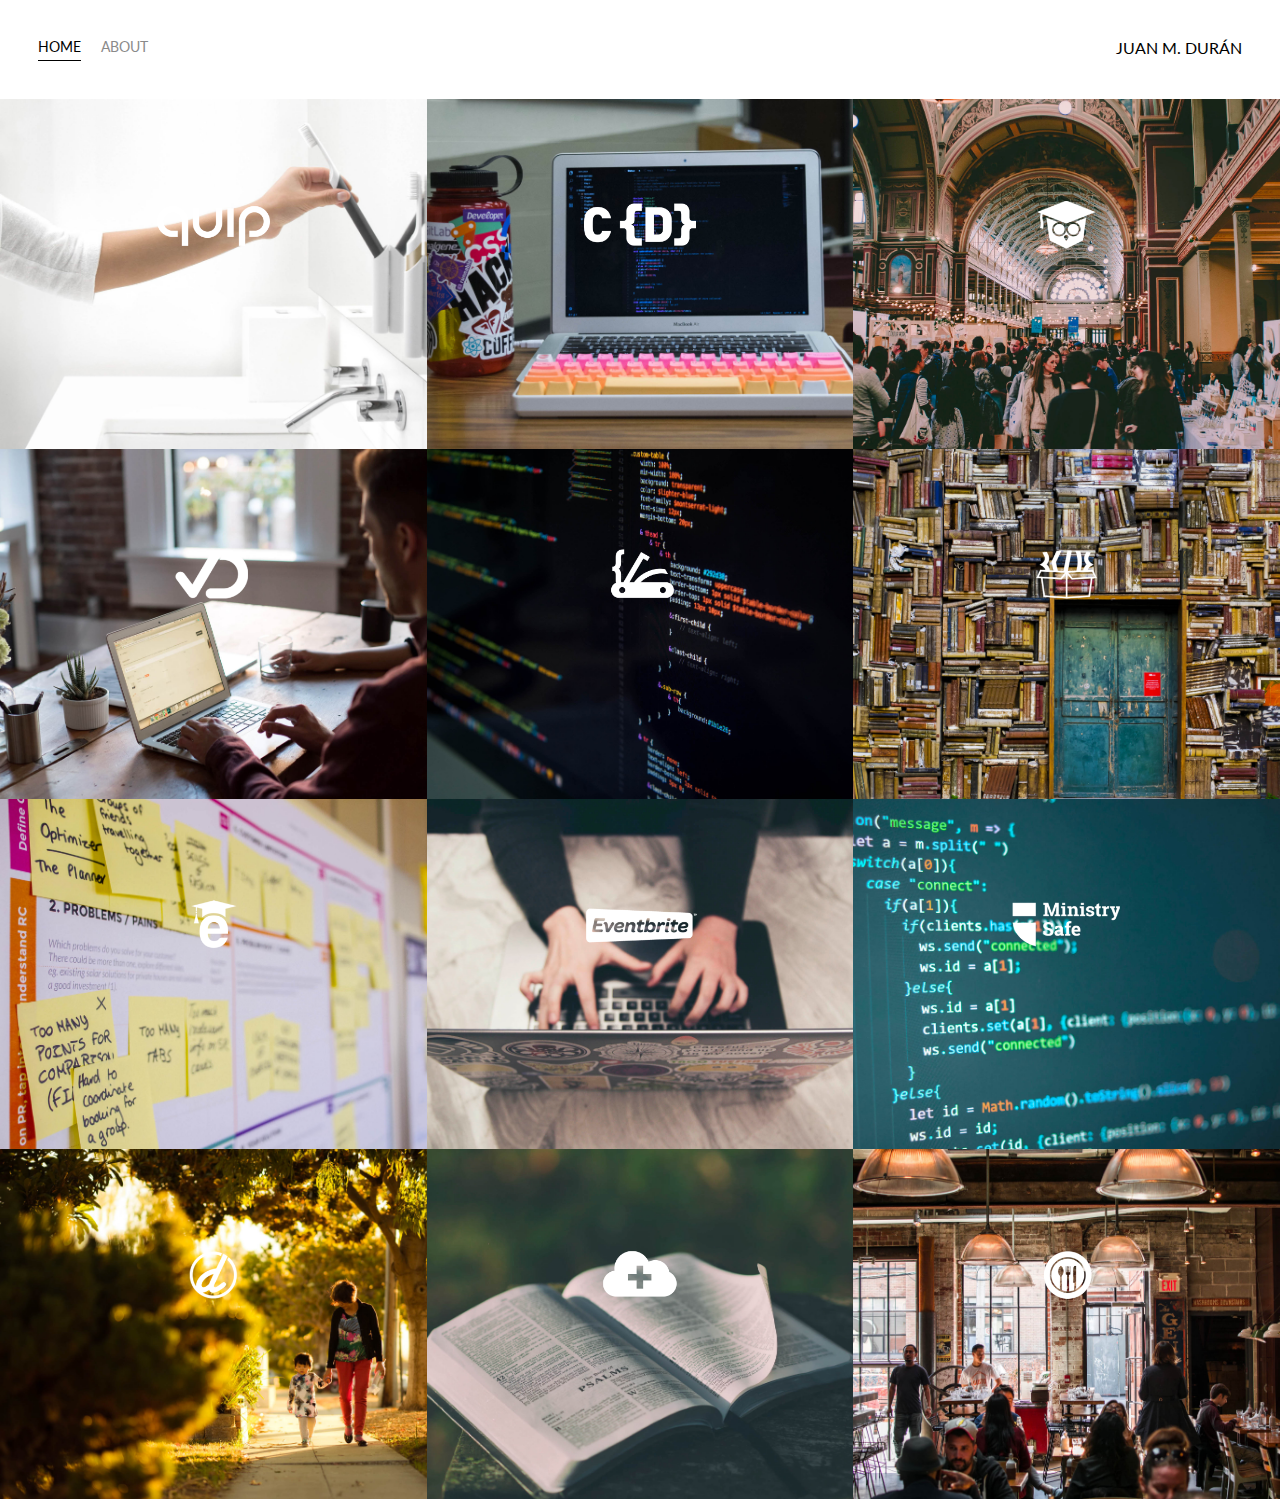
<file: index.html>
<!DOCTYPE html>
<html lang="en">

<head>
    <meta charset="UTF-8">
    <meta name="viewport" content="width=device-width, initial-scale=1.0">
    <title></title>
    <link href="https://fonts.googleapis.com/css2?family=Lato:wght@700&display=swap" rel="stylesheet">
    <link rel="stylesheet" href="style.css">
</head>

<body>
    <div class="container">
        <div class="nav-wrapper">
            <div class="left-side">
                <div class="nav-link-wrapper active-nav-link">
                    <a href="index.html">Home</a>
                </div>

                <div class="nav-link-wrapper">
                    <a href="about.html">About</a>
                </div>
            </div>

            <div class="right-side">
                <div class="brand">
                    <div>JUAN M. DURÁN</div>
                </div>
            </div>
        </div>

        <div class="content-wrapper">
            <div class="portfolio-items-wrapper">

                <div class="portfolio-item-wrapper">
                    <div class="portfolio-img-background" style="background-image:url(images/portfolio1.jpg)"></div>

                    <div class="img-text-wrapper">
                        <div class="logo-wrapper">
                            <img src="images/logos/quip.png">
                        </div>

                        <div class="subtitle">
                            I built the Quip Ecommerce platform, named a top 25 Invention by Time Magazine in 2016.
                        </div>
                    </div>
                </div>

                <div class="portfolio-item-wrapper">
                    <div class="portfolio-img-background" style="background-image:url(images/portfolio2.jpg)"></div>

                    <div class="img-text-wrapper">
                        <div class="logo-wrapper">
                            <img src="images/logos/crondose.png">
                        </div>

                        <div class="subtitle">
                            I built the Quip Ecommerce platform, named a top 25 Invention by Time Magazine in 2016.
                        </div>
                    </div>
                </div>

                <div class="portfolio-item-wrapper">
                    <div class="portfolio-img-background" style="background-image:url(images/portfolio3.jpg)"></div>

                    <div class="img-text-wrapper">
                        <div class="logo-wrapper">
                            <img src="images/logos/dailysmarty.png">
                        </div>

                        <div class="subtitle">
                            I built the Quip Ecommerce platform, named a top 25 Invention by Time Magazine in 2016.
                        </div>
                    </div>
                </div>

                <div class="portfolio-item-wrapper">
                    <div class="portfolio-img-background" style="background-image:url(images/portfolio4.jpg)"></div>

                    <div class="img-text-wrapper">
                        <div class="logo-wrapper">
                            <img src="images/logos/dashtrack.png">
                        </div>

                        <div class="subtitle">
                            I built the Quip Ecommerce platform, named a top 25 Invention by Time Magazine in 2016.
                        </div>
                    </div>
                </div>

                <div class="portfolio-item-wrapper">
                    <div class="portfolio-img-background" style="background-image:url(images/portfolio5.jpg)"></div>

                    <div class="img-text-wrapper">
                        <div class="logo-wrapper">
                            <img src="images/logos/devcamp.png">
                        </div>

                        <div class="subtitle">
                            I built the Quip Ecommerce platform, named a top 25 Invention by Time Magazine in 2016.
                        </div>
                    </div>
                </div>

                <div class="portfolio-item-wrapper">
                    <div class="portfolio-img-background" style="background-image:url(images/portfolio6.jpg)"></div>

                    <div class="img-text-wrapper">
                        <div class="logo-wrapper">
                            <img src="images/logos/devtrunk.png">
                        </div>

                        <div class="subtitle">
                            I built the Quip Ecommerce platform, named a top 25 Invention by Time Magazine in 2016.
                        </div>
                    </div>
                </div>

                <div class="portfolio-item-wrapper">
                    <div class="portfolio-img-background" style="background-image:url(images/portfolio7.jpg)"></div>

                    <div class="img-text-wrapper">
                        <div class="logo-wrapper">
                            <img src="images/logos/edutechional.png">
                        </div>

                        <div class="subtitle">
                            I built the Quip Ecommerce platform, named a top 25 Invention by Time Magazine in 2016.
                        </div>
                    </div>
                </div>

                <div class="portfolio-item-wrapper">
                    <div class="portfolio-img-background" style="background-image:url(images/portfolio8.jpg)"></div>

                    <div class="img-text-wrapper">
                        <div class="logo-wrapper">
                            <img src="images/logos/eventbrite.png">
                        </div>

                        <div class="subtitle">
                            I built the Quip Ecommerce platform, named a top 25 Invention by Time Magazine in 2016.
                        </div>
                    </div>
                </div>

                <div class="portfolio-item-wrapper">
                    <div class="portfolio-img-background" style="background-image:url(images/portfolio9.jpg)"></div>

                    <div class="img-text-wrapper">
                        <div class="logo-wrapper">
                            <img src="images/logos/ministry-safe.png">
                        </div>

                        <div class="subtitle">
                            I built the Quip Ecommerce platform, named a top 25 Invention by Time Magazine in 2016.
                        </div>
                    </div>
                </div>

                <div class="portfolio-item-wrapper">
                    <div class="portfolio-img-background" style="background-image:url(images/portfolio10.jpg)"></div>

                    <div class="img-text-wrapper">
                        <div class="logo-wrapper">
                            <img src="images/logos/open-devos.png">
                        </div>

                        <div class="subtitle">
                            I built the Quip Ecommerce platform, named a top 25 Invention by Time Magazine in 2016.
                        </div>
                    </div>
                </div>

                <div class="portfolio-item-wrapper">
                    <div class="portfolio-img-background" style="background-image:url(images/portfolio11.jpg)"></div>

                    <div class="img-text-wrapper">
                        <div class="logo-wrapper">
                            <img src="images/logos/shop-hacker.png">
                        </div>

                        <div class="subtitle">
                            I built the Quip Ecommerce platform, named a top 25 Invention by Time Magazine in 2016.
                        </div>
                    </div>
                </div>

                <div class="portfolio-item-wrapper">
                    <div class="portfolio-img-background" style="background-image:url(images/portfolio12.jpg)"></div>

                    <div class="img-text-wrapper">
                        <div class="logo-wrapper">
                            <img src="images/logos/toastability.png">
                        </div>

                        <div class="subtitle">
                            I built the Quip Ecommerce platform, named a top 25 Invention by Time Magazine in 2016.
                        </div>
                    </div>
                </div>

            </div>
        </div>

    </div>
</body>
<script src="main.js"></script>

</html>
</file>
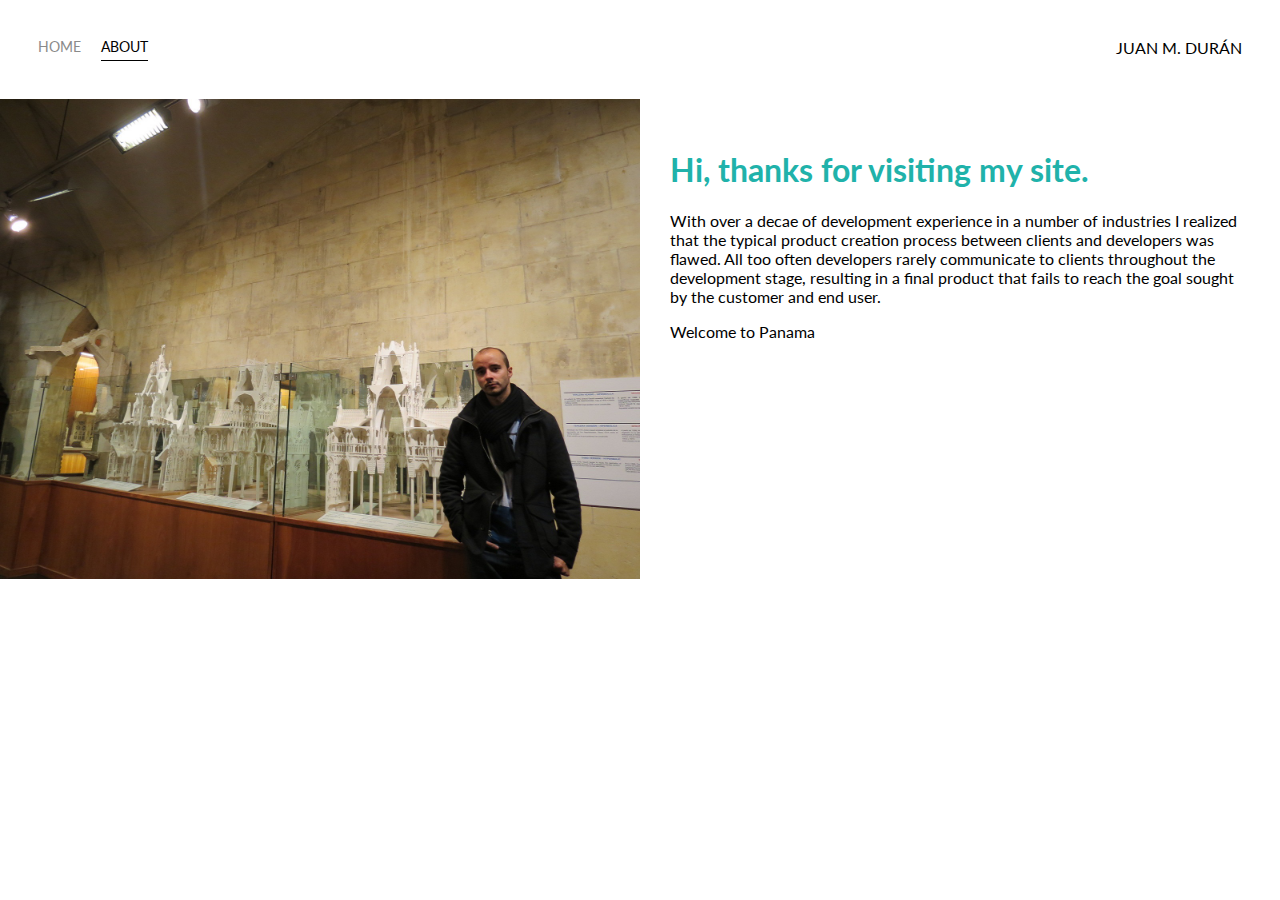
<file: about.html>
<!DOCTYPE html>
<html lang="en">

<head>
    <meta charset="UTF-8">
    <meta name="viewport" content="width=device-width, initial-scale=1.0">
    <title></title>
    <link href="https://fonts.googleapis.com/css2?family=Lato:wght@700&display=swap" rel="stylesheet">
    <link rel="stylesheet" href="style.css">
</head>

<body>
    <div class="container">
        <div class="nav-wrapper">
            <div class="left-side">
                <div class="nav-link-wrapper">
                    <a href="index.html">Home</a>
                </div>

                <div class="nav-link-wrapper active-nav-link">
                    <a href="about.html">About</a>
                </div>
            </div>

            <div class="right-side">
                <div class="brand">
                    <div>JUAN M. DURÁN</div>
                </div>
            </div>
        </div>

        <div class="content-wrapper">
            <div class="two-column-wrapper">
                <div class="profile-image-wrapper">
                    <img src="images/IMG_2284 (2).JPG">
                </div>

                <div class="profile-content-wrapper">
                    <h1>Hi, thanks for visiting my site.</h1>
                    <p>With over a decae of development experience in a number of industries I realized that the typical product creation process between clients and developers was flawed. All too often developers rarely communicate to clients throughout
                        the development stage, resulting in a final product that fails to reach the goal sought by the customer and end user.</p>
                    <p>Welcome to Panama</p>
                </div>
            </div>
        </div>

    </div>
</body>

</html>
</file>
<file: style.css>
/* Master styles */

body {
    font-family: "Lato", sans-serif;
    margin: 0px;
}

.container {
    display: grid;
    grid-template-columns: 1fr;
}


/* Nav styles */

.nav-wrapper {
    display: flex;
    justify-content: space-between;
    padding: 38px;
}

.left-side {
    display: flex;
}

.nav-wrapper>.left-side>div {
    margin-right: 20px;
    font-size: 0.9em;
    text-transform: uppercase;
}

.nav-link-wrapper {
    height: 22px;
    border-bottom: 1px solid transparent;
    transition: border-bottom 0.5s;
}

.nav-link-wrapper a {
    color: #8a8a8a;
    text-decoration: none;
    transition: color 0.5s;
}

.nav-link-wrapper:hover {
    border-bottom: 1px solid black;
}

.nav-link-wrapper a:hover {
    color: black;
}

.active-nav-link {
    border-bottom: 1px solid black;
}

.active-nav-link a {
    color: black !important;
}


/* Portfolio styles */

.portfolio-items-wrapper {
    display: grid;
    grid-template-columns: 1fr 1fr 1fr;
}

.portfolio-item-wrapper {
    /* La posición debe ser relativa de modo que otro elemento absoluto pueda estar incrustado en el */
    position: relative;
}

.portfolio-img-background {
    height: 350px;
    width: 100%;
    background-size: cover;
    background-position: center;
    background-repeat: no-repeat;
}

.img-text-wrapper {
    position: absolute;
    /* Debe ser absolute para colocar el texto en sima de la imagen relative */
    top: 0;
    display: flex;
    flex-direction: column;
    justify-content: center;
    align-items: center;
    height: 100%;
    text-align: center;
    padding-left: 100px;
    padding-right: 100px;
}

.logo-wrapper img {
    width: 50%;
    margin-bottom: 20px;
}

.img-text-wrapper .subtitle {
    transition: 1s;
    font-weight: 600;
    color: transparent;
}


/* Needs to be more specific with selector */

.img-text-wrapper:hover .subtitle {
    font-weight: 600;
    color: lightseagreen;
}

.img-darken {
    transition: 1s;
    filter: brightness(10%);
}


/* About page style */

.two-column-wrapper {
    display: grid;
    grid-template-columns: 1fr 1fr;
}

.profile-image-wrapper img {
    width: 100%;
}

.profile-content-wrapper {
    padding: 30px;
}

.profile-content-wrapper h1 {
    color: lightseagreen;
}
</file>
